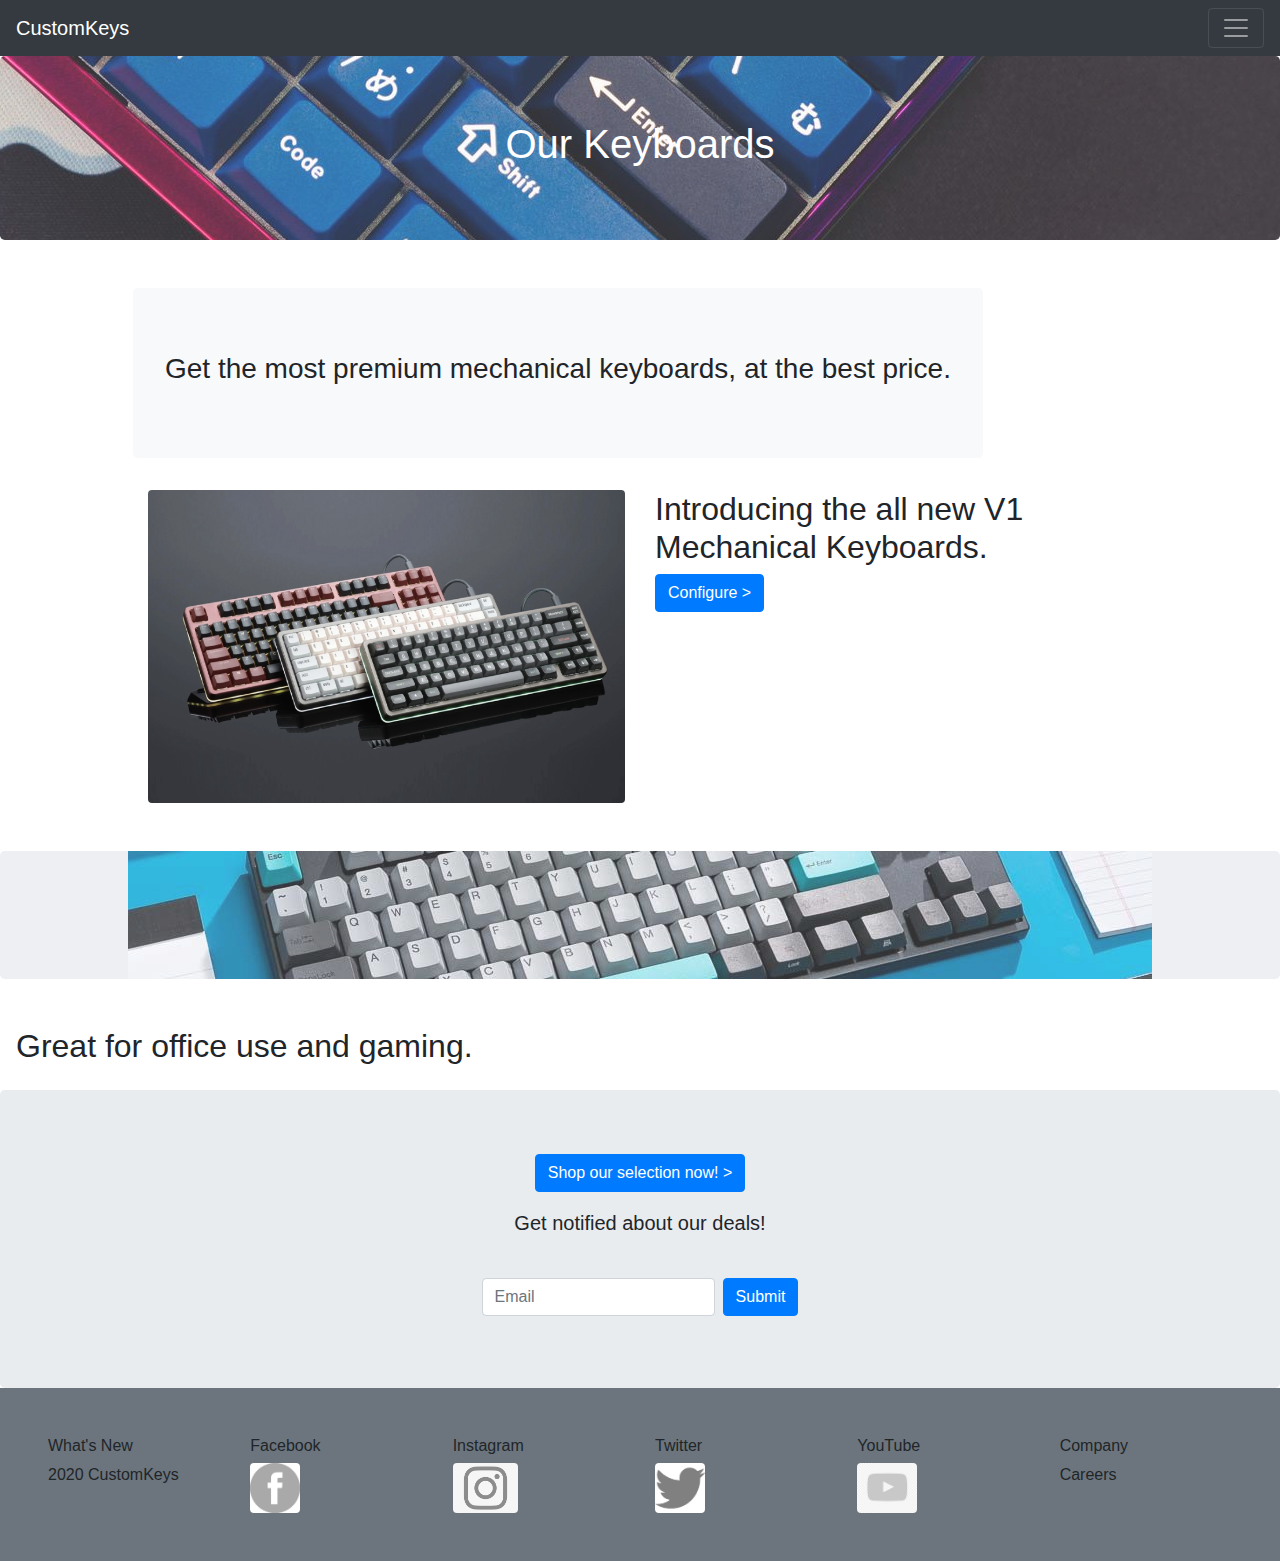
<file: index.html>
<!DOCTYPE html>
<html lang="en">

<head>
  <meta charset="UTF-8">
  <meta name="viewport" content="width=device-width, initial-scale=1.0">
  <meta http-equiv="X-UA-Compatible" content="ie=edge">
  <title>CustomKeys</title>

  <!-- BOOTSTRAP -->
  <link rel="stylesheet" href="https://stackpath.bootstrapcdn.com/bootstrap/4.3.1/css/bootstrap.min.css">

  <script src="https://code.jquery.com/jquery-3.2.1.slim.min.js" integrity="sha384-KJ3o2DKtIkvYIK3UENzmM7KCkRr/rE9/Qpg6aAZGJwFDMVNA/GpGFF93hXpG5KkN" crossorigin="anonymous"></script>
  <script src="https://cdnjs.cloudflare.com/ajax/libs/popper.js/1.12.9/umd/popper.min.js" integrity="sha384-ApNbgh9B+Y1QKtv3Rn7W3mgPxhU9K/ScQsAP7hUibX39j7fakFPskvXusvfa0b4Q" crossorigin="anonymous"></script>
  <script src="https://maxcdn.bootstrapcdn.com/bootstrap/4.0.0/js/bootstrap.min.js" integrity="sha384-JZR6Spejh4U02d8jOt6vLEHfe/JQGiRRSQQxSfFWpi1MquVdAyjUar5+76PVCmYl" crossorigin="anonymous"></script>

  <!-- BOOTSTRAP THEME -->
  <link rel="stylesheet" href="https://bootswatch.com/13/sandstone/bootstrap.min.css">

  <!-- CUSTOM STYLES -->

  <link rel="stylesheet" href="styles.css">

</head>
<body>

  <div class="pos-f-t">
    <div class="collapse" id="navbarToggleExternalContent">
      <div class="bg-dark p-4">
          <a class="nav-link text-white" href="index.html">Home <span class="sr-only">(current)</span></a>
          <a class="nav-link text-white" href="pricing.html">Pricing <span class="sr-only"></span></a>
          <a class="nav-link text-white" href="features.html">Discover <span class="sr-only"></span></a>
      </div>
    </div>
    <nav class="navbar navbar-dark bg-dark">
      <a class="navbar-brand" href="#">CustomKeys</a>
      <button class="navbar-toggler" type="button" data-toggle="collapse" data-target="#navbarToggleExternalContent" aria-controls="navbarToggleExternalContent" aria-expanded="false" aria-label="Toggle navigation">
        <span class="navbar-toggler-icon"></span>
      </button>
    </nav>
  </div>

  <!-- HERO -->
  <div class="jumbotron text-center hero-background-img" id="secondImage">
    <h1 class = "text-white">Our Keyboards</h1>
  </div>

  <!-- BENEFITS -->
  <div class="container mb-5 mt-5">
    <!-- THE BENEFITS COLUMNS -->

    <div class="row m-5">

      <div class="jumbotron text-center bg-light">
        <h3 class = "m2">Get the most premium mechanical keyboards, at the best price.</h3>

      </div>
      <div class="col-lg-6">
          <img src="newkeyboards.png" class="img-fluid rounded">

    </div>
    <div class="col-lg-6">
        <h2> Introducing the all new V1 Mechanical Keyboards.</h1>
        <a href="pricing.html" class="btn btn-primary bg-primary">Configure ></a>


    </div>
  </div>
</div>

  <div class="jumbotron text-center hero-background-img"></div>
  <h2 class = "p-3"> Great for office use and gaming.</h2>

  <!-- CALL TO ACTION -->
  <div class="jumbotron text-center mb-0">
    <a href="pricing.html" class="btn btn-primary bg-primary">Shop our selection now! ></a>
    <p class="lead mb-4 p-3">Get notified about our deals!</p>
    <div class="d-flex justify-content-center">
      <form action="#" class='form-inline'>
        <input type="text" class="form-control mb-2 mr-sm-2" placeholder="Email"/>
        <button type="submit" class="btn btn-primary mb-2">Submit</button>
      </form>
    </div>
  </div>

  <!-- FOOTER -->
  <div class="bg-secondary p-5 text">
    <div class="row">
      <div class="col-lg-2">
        <p class = "h6">What's New</p>
        <p>2020 CustomKeys</p>

      </div>

      <div class="col-lg-2">
          <p class = "h6">Facebook</p>
          <img src="fblogo.png" class="img-fluid rounded" id = "smallIcon">

      </div>
      <div class="col-lg-2">
        <p class = "h6">Instagram</p>
        <img src="instalogo.png" class="img-fluid rounded" id = "smallIcon">

      </div>
      <div class="col-lg-2">
        <p class = "h6">Twitter</p>
        <img src="twitterlogo.png" class="img-fluid rounded" id = "smallIcon">

      </div>
      <div class="col-lg-2">
        <p class = "h6">YouTube</p>
        <img src="ytlogo.png" class="img-fluid rounded" id = "smallIcon">

      </div>
      <div class="col-lg-2">
        <p class = "h6">Company</p>
        <p>Careers</p>

      </div>

    </div>
  </div>


</body>
</html>
</file>
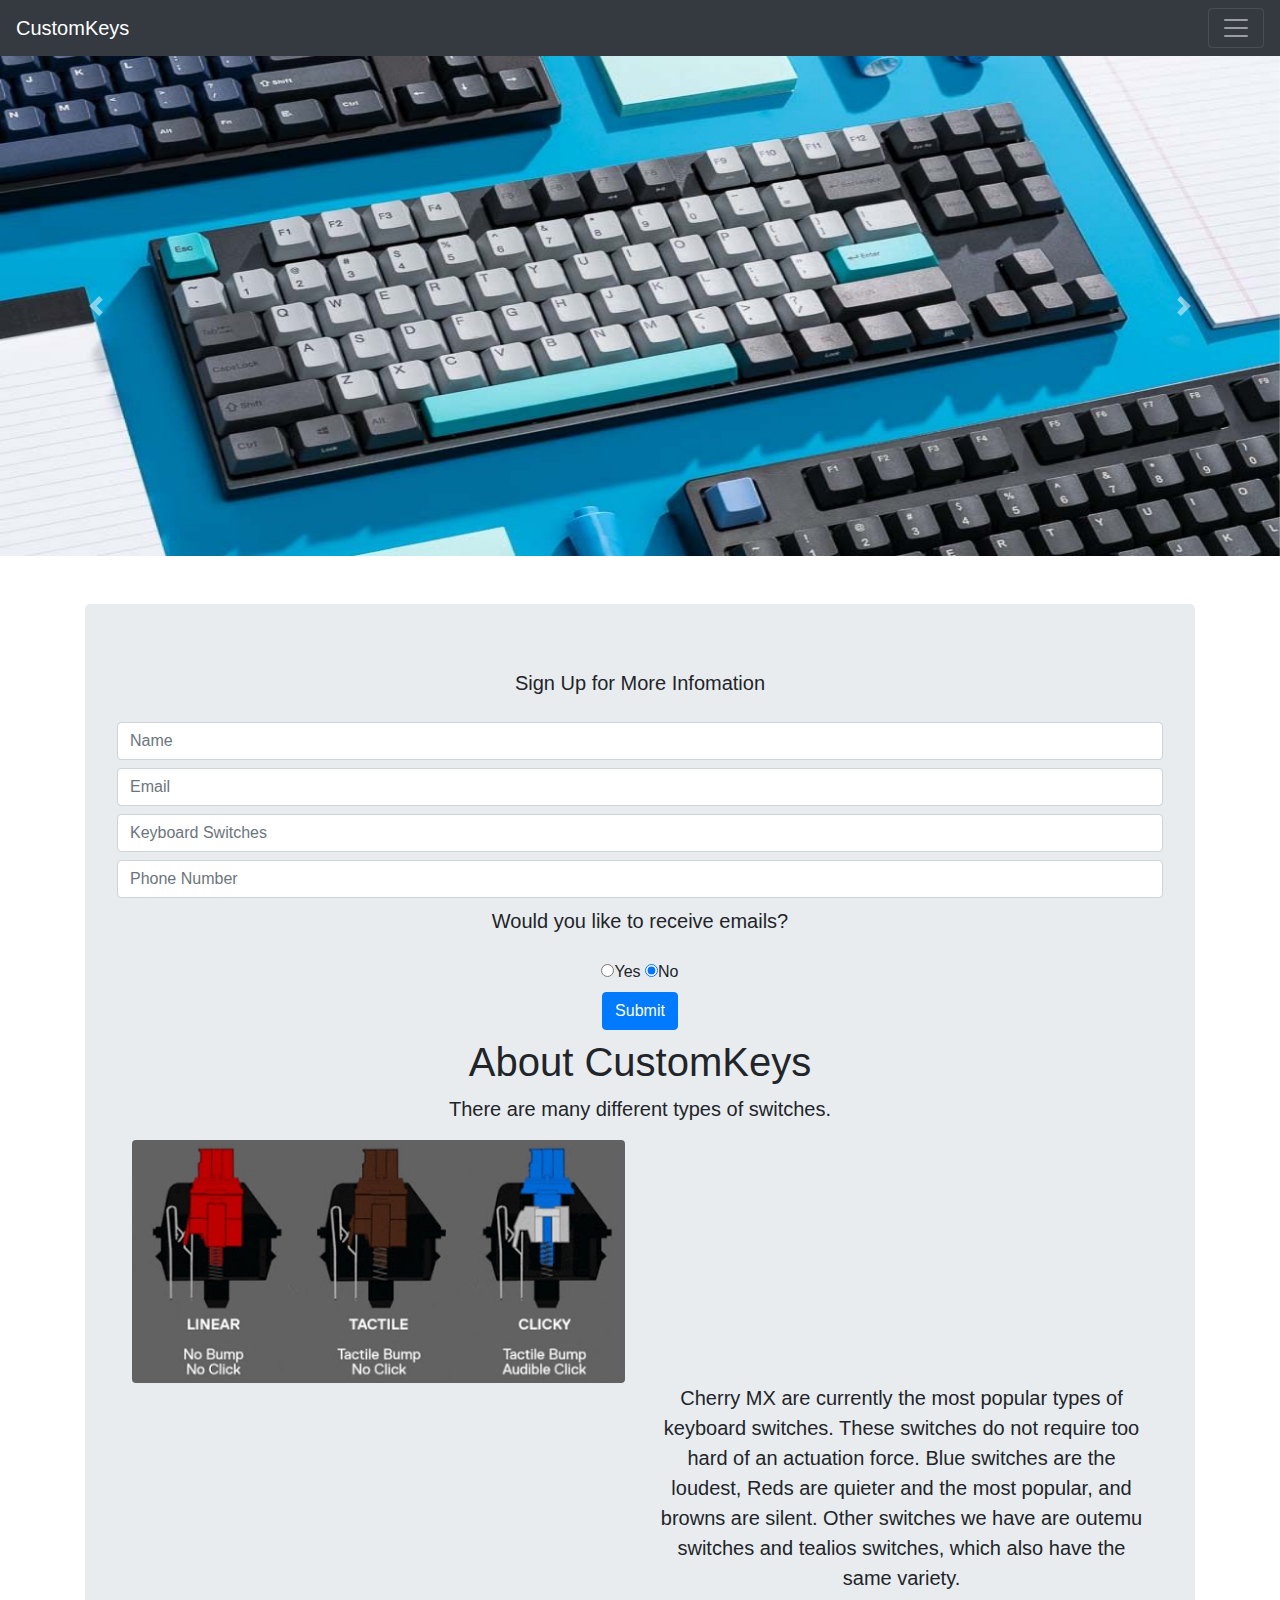
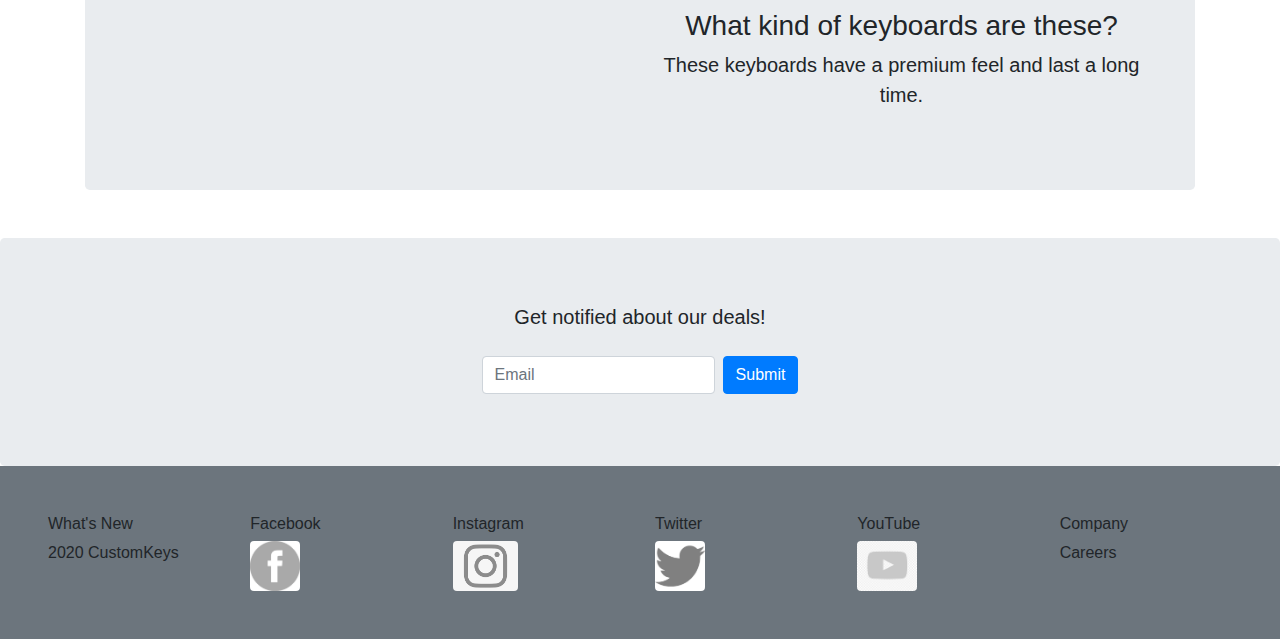
<file: features.html>
<!DOCTYPE html>
<html lang="en">

<head>
  <meta charset="UTF-8">
  <meta name="viewport" content="width=device-width, initial-scale=1.0">
  <meta http-equiv="X-UA-Compatible" content="ie=edge">
  <title>CustomKeys</title>

  <!-- BOOTSTRAP -->
  <link rel="stylesheet" href="https://stackpath.bootstrapcdn.com/bootstrap/4.3.1/css/bootstrap.min.css">

  <script src="https://code.jquery.com/jquery-3.2.1.slim.min.js" integrity="sha384-KJ3o2DKtIkvYIK3UENzmM7KCkRr/rE9/Qpg6aAZGJwFDMVNA/GpGFF93hXpG5KkN" crossorigin="anonymous"></script>
  <script src="https://cdnjs.cloudflare.com/ajax/libs/popper.js/1.12.9/umd/popper.min.js" integrity="sha384-ApNbgh9B+Y1QKtv3Rn7W3mgPxhU9K/ScQsAP7hUibX39j7fakFPskvXusvfa0b4Q" crossorigin="anonymous"></script>
  <script src="https://maxcdn.bootstrapcdn.com/bootstrap/4.0.0/js/bootstrap.min.js" integrity="sha384-JZR6Spejh4U02d8jOt6vLEHfe/JQGiRRSQQxSfFWpi1MquVdAyjUar5+76PVCmYl" crossorigin="anonymous"></script>

  <!-- BOOTSTRAP THEME -->
  <link rel="stylesheet" href="https://bootswatch.com/13/sandstone/bootstrap.min.css">

  <!-- CUSTOM STYLES -->

  <link rel="stylesheet" href="styles.css">


</head>

<body>

  <div class="pos-f-t">
    <div class="collapse" id="navbarToggleExternalContent">
      <div class="bg-dark p-4">
        <a class="nav-link text-white" href="index.html">Home <span class="sr-only">(current)</span></a>
        <a class="nav-link text-white" href="pricing.html">Pricing <span class="sr-only"></span></a>
        <a class="nav-link text-white" href="features.html">Discover <span class="sr-only"></span></a>

      </div>
    </div>
    <nav class="navbar navbar-dark bg-dark">
      <a class="navbar-brand" href="#">CustomKeys</a>
      <button class="navbar-toggler" type="button" data-toggle="collapse" data-target="#navbarToggleExternalContent" aria-controls="navbarToggleExternalContent" aria-expanded="false" aria-label="Toggle navigation">
        <span class="navbar-toggler-icon"></span>
      </button>
    </nav>
  </div>

  <!-- HERO -->
  <div id="carouselExampleControls" class="carousel slide" data-ride="carousel">
  <div class="carousel-inner">
    <div class="carousel-item active">
      <img class="d-block w-100" id="carouselBlock" src="keyboard.jpg" alt="First slide">
    </div>
    <div class="carousel-item">
      <img class="d-block w-100" id="carouselBlock" src="standardKeyboard.jpg" alt="Second slide">
    </div>
  </div>
  <a class="carousel-control-prev" href="#carouselExampleControls" role="button" data-slide="prev">
    <span class="carousel-control-prev-icon" aria-hidden="true"></span>
    <span class="sr-only">Previous</span>
  </a>
  <a class="carousel-control-next" href="#carouselExampleControls" role="button" data-slide="next">
    <span class="carousel-control-next-icon" aria-hidden="true"></span>
    <span class="sr-only">Next</span>
  </a>
</div>

  <!-- BENEFITS -->
  <div class="container mb-5 mt-5">
    <!-- THE BENEFITS COLUMNS -->

    <div class="jumbotron text-center mb-0">
    <p class="lead mb-4">Sign Up for More Infomation</p>
    <form>
      <input type="text" class="form-control mb-2 mr-sm-2" placeholder="Name"/>
      <input type="text" class="form-control mb-2 mr-sm-2" placeholder="Email"/>
      <input type="text" class="form-control mb-2 mr-sm-2" placeholder="Keyboard Switches"/>
      <input type="text" class="form-control mb-2 mr-sm-2" placeholder="Phone Number"/>
      <div class="radio">
        <p class="lead mb-4">Would you like to receive emails?</p>
        <label><input type="radio" name="optradio" checked>Yes</label>
          <label><input type="radio" name="optradio" checked>No</label>

      </div>
      <button type="submit" class="btn btn-primary mb-2">Submit</button>

    </form>

    <div class="col-lg-6 offset-lg-3">
      <h1>About CustomKeys</h1>
      <p class="lead">There are many different types of switches.
      </p>
    </div>
    <div class="col-lg-6">

      <img src="keyswitches.jpg" class="img-fluid rounded">

    </div>

    <div class="col-lg-6 offset-lg-6">
        <p class="lead">Cherry MX are currently the most popular types of keyboard switches.
          These switches do not require too hard of an actuation force.
          Blue switches are the loudest, Reds are quieter and the most popular, and browns are silent.
          Other switches we have are outemu switches and tealios switches, which also have the same variety.
        </p>

    </div>
      <div class="col-lg-6 offset-lg-6">
        <h3>What kind of keyboards are these?</h3>
        <p class="lead">These keyboards have a premium feel and last a long time.
        </p>
      </div>
    </div>
  </div>

  <!-- CALL TO ACTION -->
  <div class="jumbotron text-center mb-0">
  <p class="lead mb-4">Get notified about our deals!</p>
  <div class="d-flex justify-content-center">
    <form action="#" class='form-inline'>
      <input type="text" class="form-control mb-2 mr-sm-2" placeholder="Email"/>
      <button type="submit" class="btn btn-primary mb-2">Submit</button>

    </form>

  </div>
</div>

<!-- FOOTER -->
<div class="bg-secondary p-5 text">
  <div class="row">
    <div class="col-lg-2">
      <p class = "h6">What's New</p>
      <p>2020 CustomKeys</p>

    </div>

    <div class="col-lg-2">
        <p class = "h6">Facebook</p>
        <img src="fblogo.png" class="img-fluid rounded" id = "smallIcon">

    </div>
    <div class="col-lg-2">
      <p class = "h6">Instagram</p>
      <img src="instalogo.png" class="img-fluid rounded" id = "smallIcon">

    </div>
    <div class="col-lg-2">
      <p class = "h6">Twitter</p>
      <img src="twitterlogo.png" class="img-fluid rounded" id = "smallIcon">

    </div>
    <div class="col-lg-2">
      <p class = "h6">YouTube</p>
      <img src="ytlogo.png" class="img-fluid rounded" id = "smallIcon">

    </div>
    <div class="col-lg-2">
      <p class = "h6">Company</p>
      <p>Careers</p>

    </div>

  </div>
</div>


</body>
</html>
</file>
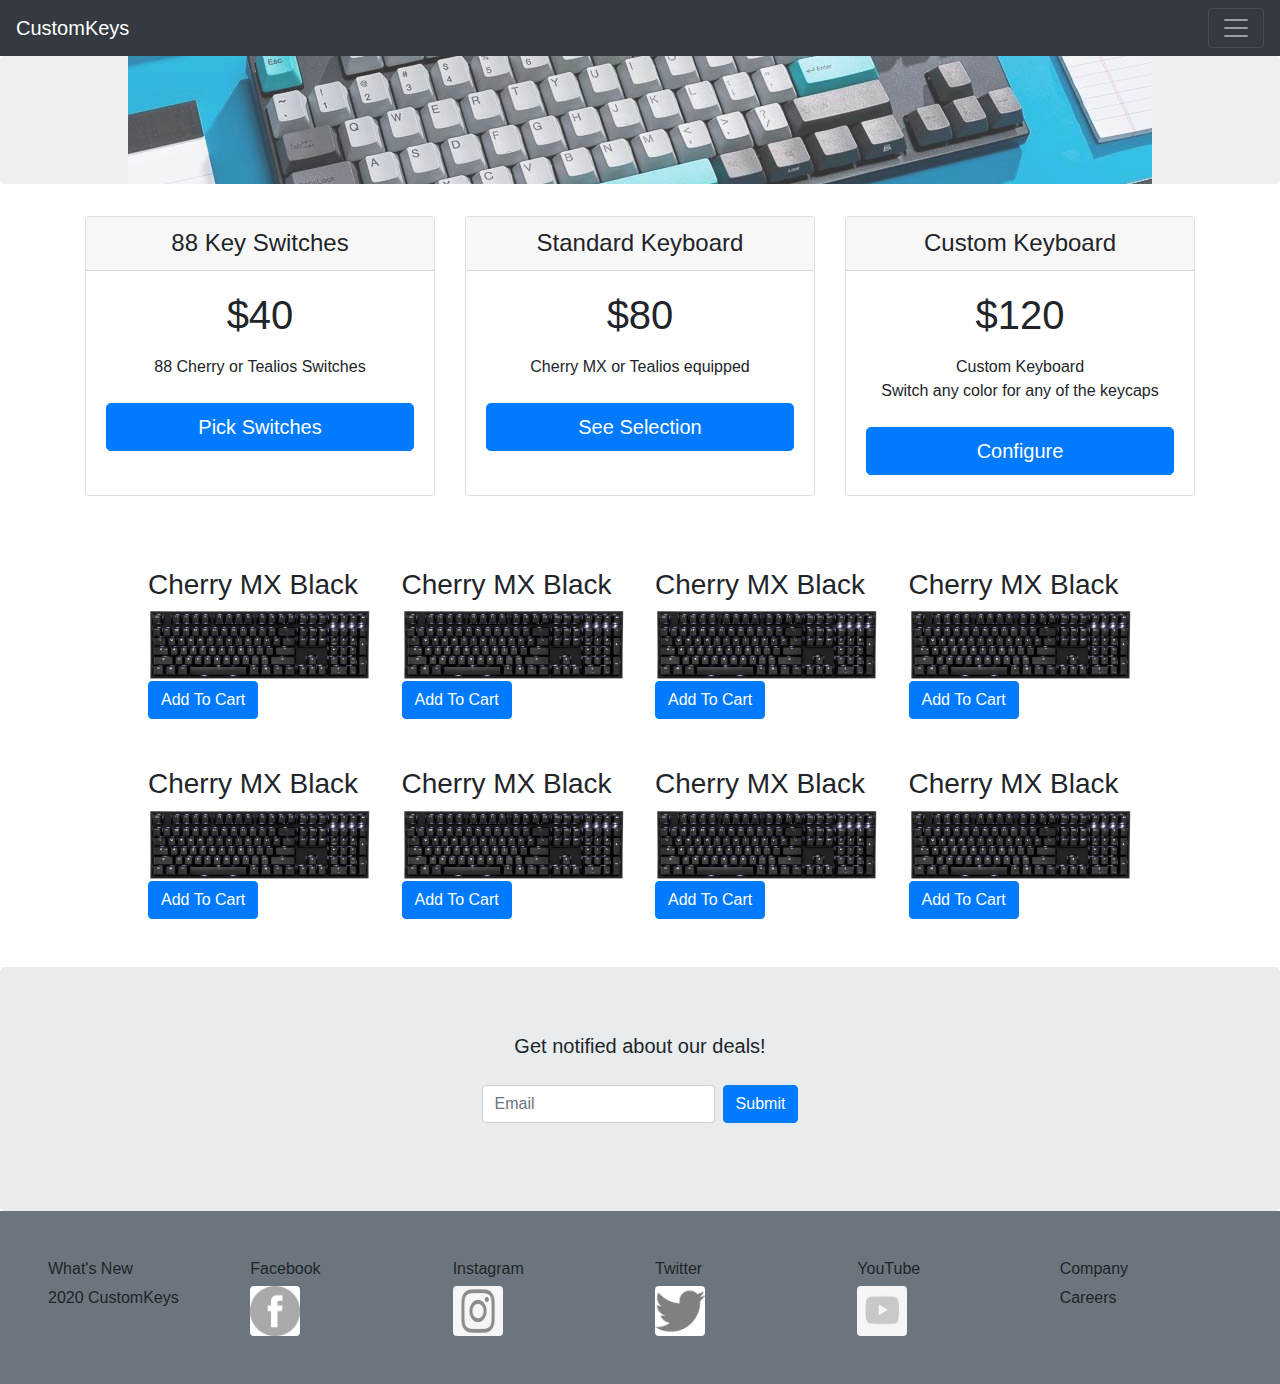
<file: pricing.html>
<html lang="en">

<head>
  <meta charset="UTF-8">
  <meta name="viewport" content="width=device-width, initial-scale=1.0">
  <meta http-equiv="X-UA-Compatible" content="ie=edge">
  <title>CustomKeys</title>

  <!-- BOOTSTRAP -->
  <link rel="stylesheet" href="https://stackpath.bootstrapcdn.com/bootstrap/4.3.1/css/bootstrap.min.css">

  <script src="https://code.jquery.com/jquery-3.2.1.slim.min.js" integrity="sha384-KJ3o2DKtIkvYIK3UENzmM7KCkRr/rE9/Qpg6aAZGJwFDMVNA/GpGFF93hXpG5KkN" crossorigin="anonymous"></script>
  <script src="https://cdnjs.cloudflare.com/ajax/libs/popper.js/1.12.9/umd/popper.min.js" integrity="sha384-ApNbgh9B+Y1QKtv3Rn7W3mgPxhU9K/ScQsAP7hUibX39j7fakFPskvXusvfa0b4Q" crossorigin="anonymous"></script>
  <script src="https://maxcdn.bootstrapcdn.com/bootstrap/4.0.0/js/bootstrap.min.js" integrity="sha384-JZR6Spejh4U02d8jOt6vLEHfe/JQGiRRSQQxSfFWpi1MquVdAyjUar5+76PVCmYl" crossorigin="anonymous"></script>
  <script src="script.js"></script>

  <!-- BOOTSTRAP THEME -->
  <link rel="stylesheet" href="https://bootswatch.com/13/sandstone/bootstrap.min.css">

  <!-- CUSTOM STYLES -->

  <link rel="stylesheet" href="styles.css">

</head>
<body>
  <div class="pos-f-t">
    <div class="collapse" id="navbarToggleExternalContent">
      <div class="bg-dark p-4">
        <a class="nav-link text-white" href="index.html">Home <span class="sr-only">(current)</span></a>
        <a class="nav-link text-white" href="pricing.html">Pricing <span class="sr-only"></span></a>
        <a class="nav-link text-white" href="features.html">Discover <span class="sr-only"></span></a>

      </div>
    </div>
    <nav class="navbar navbar-dark bg-dark">
      <a class="navbar-brand" href="#">CustomKeys</a>
      <button class="navbar-toggler" type="button" data-toggle="collapse" data-target="#navbarToggleExternalContent" aria-controls="navbarToggleExternalContent" aria-expanded="false" aria-label="Toggle navigation">
        <span class="navbar-toggler-icon"></span>
      </button>
    </nav>
  </div>


  <!-- HERO -->
  <div class="jumbotron text-center hero-background-img">
  </div>

  <div class="container">
  <div class="card-deck mb-3 text-center">
    <div class="card mb-4 box-shadow">
      <div class="card-header">
        <h4 class="my-0 font-weight-normal">88 Key Switches</h4>
      </div>
      <div class="card-body">
        <h1 class="card-title pricing-card-title">$40 <small class="text-muted"></small></h1>
        <ul class="list-unstyled mt-3 mb-4">
          <li>88 Cherry or Tealios Switches</li>
        </ul>
        <button type="button" class="btn btn-lg btn-block btn-primary">Pick Switches</button>
      </div>
    </div>
    <div class="card mb-4 box-shadow">
      <div class="card-header">
        <h4 class="my-0 font-weight-normal">Standard Keyboard</h4>
      </div>
      <div class="card-body">
        <h1 class="card-title pricing-card-title">$80<small class="text-muted"></small></h1>
        <ul class="list-unstyled mt-3 mb-4">
          <li>Cherry MX or Tealios equipped</li>
        </ul>
        <button type="button" class="btn btn-lg btn-block btn-primary">See Selection</button>
      </div>
    </div>
    <div class="card mb-4 box-shadow">
      <div class="card-header">
        <h4 class="my-0 font-weight-normal">Custom Keyboard</h4>
      </div>
      <div class="card-body">
        <h1 class="card-title pricing-card-title">$120 <small class="text-muted"></small></h1>
        <ul class="list-unstyled mt-3 mb-4">
          <li>Custom Keyboard</li>
          <li>Switch any color for any of the keycaps</li>

        </ul>
        <button type="button" class="btn btn-lg btn-block btn-primary">Configure</button>
      </div>
    </div>
  </div>

  <div class="row m-5">
    <div class="col-md-3">
      <h3>Cherry MX Black</h3>
      <!-- Button trigger modal -->
      <img src="standardKeyboard.jpg" class="img-fluid rounded">
      <button type="button" class="btn btn-primary" data-toggle="modal" data-target="#exampleModal">
        Add To Cart
      </button>

      <!-- Modal -->
      <div class="modal fade" id="exampleModal" tabindex="-1" role="dialog" aria-labelledby="exampleModalLabel" aria-hidden="true">
        <div class="modal-dialog" role="document">
          <div class="modal-content">
            <div class="modal-header">
              <h5 class="modal-title" id="exampleModalLabel">Mechanical Keyboard</h5>
              <button type="button" class="close" data-dismiss="modal" aria-label="Close">
                <span aria-hidden="true">&times;</span>
              </button>
            </div>
            <div class="modal-body">
              Cherry MX Black
            </div>

            <div class="modal-footer">
              <button type="button" class="btn btn-secondary" data-dismiss="modal">Close</button>
              <button type="button" class="btn btn-primary">Add to Cart</button>
            </div>
          </div>
        </div>
      </div>

    </div>

    <div class="col-md-3">
      <h3>Cherry MX Black</h3>
      <!-- Button trigger modal -->
      <img src="standardKeyboard.jpg" class="img-fluid rounded">
      <button type="button" class="btn btn-primary" data-toggle="modal" data-target="#exampleModal">
        Add To Cart
      </button>

    <div class="modal fade" id="exampleModal" tabindex="-1" role="dialog" aria-labelledby="exampleModalLabel" aria-hidden="true">
      <div class="modal-dialog" role="document">
        <div class="modal-content">
          <div class="modal-header">
            <h5 class="modal-title" id="exampleModalLabel">Mechanical Keyboard</h5>
            <button type="button" class="close" data-dismiss="modal" aria-label="Close">
              <span aria-hidden="true">&times;</span>
            </button>
          </div>

          <div class="modal-footer">
            <button type="button" class="btn btn-secondary" data-dismiss="modal">Close</button>
            <button type="button" class="btn btn-primary" onclick="addCart()">Add to Cart</button>
          </div>
        </div>
      </div>
    </div>
  </div>

  <div class="col-md-3">
    <!-- Button trigger modal -->
    <h3>Cherry MX Black</h3>
    <img src="standardKeyboard.jpg" class="img-fluid rounded">
    <button type="button" class="btn btn-primary" data-toggle="modal" data-target="#exampleModal">
      Add To Cart
    </button>

  <div class="modal fade" id="exampleModal" tabindex="-1" role="dialog" aria-labelledby="exampleModalLabel" aria-hidden="true">
    <div class="modal-dialog" role="document">
      <div class="modal-content">
        <div class="modal-header">
          <h5 class="modal-title" id="exampleModalLabel">Mechanical Keyboard</h5>
          <button type="button" class="close" data-dismiss="modal" aria-label="Close">
            <span aria-hidden="true">&times;</span>
          </button>
        </div>

        <div class="modal-footer">
          <button type="button" class="btn btn-secondary" data-dismiss="modal">Close</button>
          <button type="button" class="btn btn-primary" onclick="addCart()">Add to Cart</button>
        </div>
      </div>
    </div>
    </div>
  </div>


        <div class="col-md-3">
          <h3>Cherry MX Black</h3>
          <!-- Button trigger modal -->
          <img src="standardKeyboard.jpg" class="img-fluid rounded">
          <button type="button" class="btn btn-primary" data-toggle="modal" data-target="#exampleModal">
            Add To Cart
          </button>

        <div class="modal fade" id="exampleModal" tabindex="-1" role="dialog" aria-labelledby="exampleModalLabel" aria-hidden="true">
          <div class="modal-dialog" role="document">
            <div class="modal-content">
              <div class="modal-header">
                <h5 class="modal-title" id="exampleModalLabel">Mechanical Keyboard</h5>
                <button type="button" class="close" data-dismiss="modal" aria-label="Close">
                  <span aria-hidden="true">&times;</span>
                </button>
              </div>

              <div class="modal-footer">
                <button type="button" class="btn btn-secondary" data-dismiss="modal">Close</button>
                <button type="button" class="btn btn-primary" onclick="addCart()">Add to Cart</button>
              </div>
            </div>
          </div>
        </div>
      </div>
</div>

<div class="row m-5">
  <div class="col-md-3">
      <h3>Cherry MX Black</h3>
    <!-- Button trigger modal -->
    <img src="standardKeyboard.jpg" class="img-fluid rounded">
    <button type="button" class="btn btn-primary" data-toggle="modal" data-target="#exampleModal">
      Add To Cart
    </button>

    <!-- Modal -->
    <div class="modal fade" id="exampleModal" tabindex="-1" role="dialog" aria-labelledby="exampleModalLabel" aria-hidden="true">
      <div class="modal-dialog" role="document">
        <div class="modal-content">
          <div class="modal-header">
            <h5 class="modal-title" id="exampleModalLabel">Mechanical Keyboard</h5>
            <button type="button" class="close" data-dismiss="modal" aria-label="Close">
              <span aria-hidden="true">&times;</span>
            </button>
          </div>

          <div class="modal-footer">
            <button type="button" class="btn btn-secondary" data-dismiss="modal">Close</button>
            <button type="button" class="btn btn-primary" onclick="addCart()">Add to Cart</button>
          </div>
        </div>
      </div>
    </div>

  </div>

  <div class="col-md-3">
    <!-- Button trigger modal -->
    <h3>Cherry MX Black</h3>
    <img src="standardKeyboard.jpg" class="img-fluid rounded">
    <button type="button" class="btn btn-primary" data-toggle="modal" data-target="#exampleModal">
      Add To Cart
    </button>

  <div class="modal fade" id="exampleModal" tabindex="-1" role="dialog" aria-labelledby="exampleModalLabel" aria-hidden="true">
    <div class="modal-dialog" role="document">
      <div class="modal-content">
        <div class="modal-header">
          <h5 class="modal-title" id="exampleModalLabel">Mechanical Keyboard</h5>
          <button type="button" class="close" data-dismiss="modal" aria-label="Close">
            <span aria-hidden="true">&times;</span>
          </button>
        </div>

        <div class="modal-footer">
          <button type="button" class="btn btn-secondary" data-dismiss="modal">Close</button>
          <button type="button" class="btn btn-primary" onclick="addCart()">Add to Cart</button>
        </div>
      </div>
    </div>
  </div>
</div>

<div class="col-md-3">
    <h3>Cherry MX Black</h3>
  <!-- Button trigger modal -->
  <img src="standardKeyboard.jpg" class="img-fluid rounded">
  <button type="button" class="btn btn-primary" data-toggle="modal" data-target="#exampleModal">
    Add To Cart
  </button>

<div class="modal fade" id="exampleModal" tabindex="-1" role="dialog" aria-labelledby="exampleModalLabel" aria-hidden="true">
  <div class="modal-dialog" role="document">
    <div class="modal-content">
      <div class="modal-header">
        <h5 class="modal-title" id="exampleModalLabel">Mechanical Keyboard</h5>
        <button type="button" class="close" data-dismiss="modal" aria-label="Close">
          <span aria-hidden="true">&times;</span>
        </button>
      </div>

      <div class="modal-footer">
        <button type="button" class="btn btn-secondary" data-dismiss="modal">Close</button>
        <button type="button" class="btn btn-primary" onclick="addCart()">Add to Cart</button>
      </div>
    </div>
  </div>
    </div>
  </div>

      <div class="col-md-3">
        <h3>Cherry MX Black</h3>
        <!-- Button trigger modal -->
        <img src="standardKeyboard.jpg" class="img-fluid rounded">
        <button type="button" class="btn btn-primary" data-toggle="modal" data-target="#exampleModal">
          Add To Cart
        </button>

      <div class="modal fade" id="exampleModal" tabindex="-1" role="dialog" aria-labelledby="exampleModalLabel" aria-hidden="true">
        <div class="modal-dialog" role="document">
          <div class="modal-content">
            <div class="modal-header">
              <h5 class="modal-title" id="exampleModalLabel">Mechanical Keyboard</h5>
              <button type="button" class="close" data-dismiss="modal" aria-label="Close">
                <span aria-hidden="true">&times;</span>
              </button>
            </div>

            <div class="modal-footer">
              <button type="button" class="btn btn-secondary" data-dismiss="modal">Close</button>
              <button type="button" class="btn btn-primary" onclick="addCart()">Add to Cart</button>
            </div>
          </div>
        </div>
      </div>
    </div>
</div>
</div>



  <!-- CALL TO ACTION -->
  <div class="jumbotron text-center mb-0">
  <p class="lead mb-4">Get notified about our deals!</p>
  <div class="d-flex justify-content-center">
    <form action="#" class='form-inline'>
      <input type="text" class="form-control mb-2 mr-sm-2" placeholder="Email"/>
      <button type="submit" class="btn btn-primary mb-2">Submit</button>
    </form>
  </div>
</div>

<!-- FOOTER -->
<div class="bg-secondary p-5 text">
  <div class="row">
    <div class="col-lg-2">
      <p class = "h6">What's New</p>
      <p>2020 CustomKeys</p>

    </div>

    <div class="col-lg-2">
        <p class = "h6">Facebook</p>
        <img src="fblogo.png" class="img-fluid rounded" id = "smallIcon">

    </div>
    <div class="col-lg-2">
      <p class = "h6">Instagram</p>
      <img src="instalogo.png" class="img-fluid rounded" id = "smallIcon">

    </div>
    <div class="col-lg-2">
      <p class = "h6">Twitter</p>
      <img src="twitterlogo.png" class="img-fluid rounded" id = "smallIcon">

    </div>
    <div class="col-lg-2">
      <p class = "h6">YouTube</p>
      <img src="ytlogo.png" class="img-fluid rounded" id = "smallIcon">

    </div>
    <div class="col-lg-2">
      <p class = "h6">Company</p>
      <p>Careers</p>

    </div>

  </div>
</div>


</body>
</html>
</file>
<file: styles.css>
.pricing_cards{
  border: black 1px;
}

.hero-background-img {
  position: relative;
  background-image: url("keyboard.jpg");
  background-repeat: no-repeat;
  background-position: center;
  opacity: 0.8;
}


#secondImage{
  position: relative;
  background-image: url("greatkeyboard.jpg");
  background-repeat: no-repeat;
  background-position: center;
  opacity: 0.8;
}

#smallIcon{
  width: 50;
  height: 50px;
}

#carouselBlock{
  height:500px;

}
</file>
